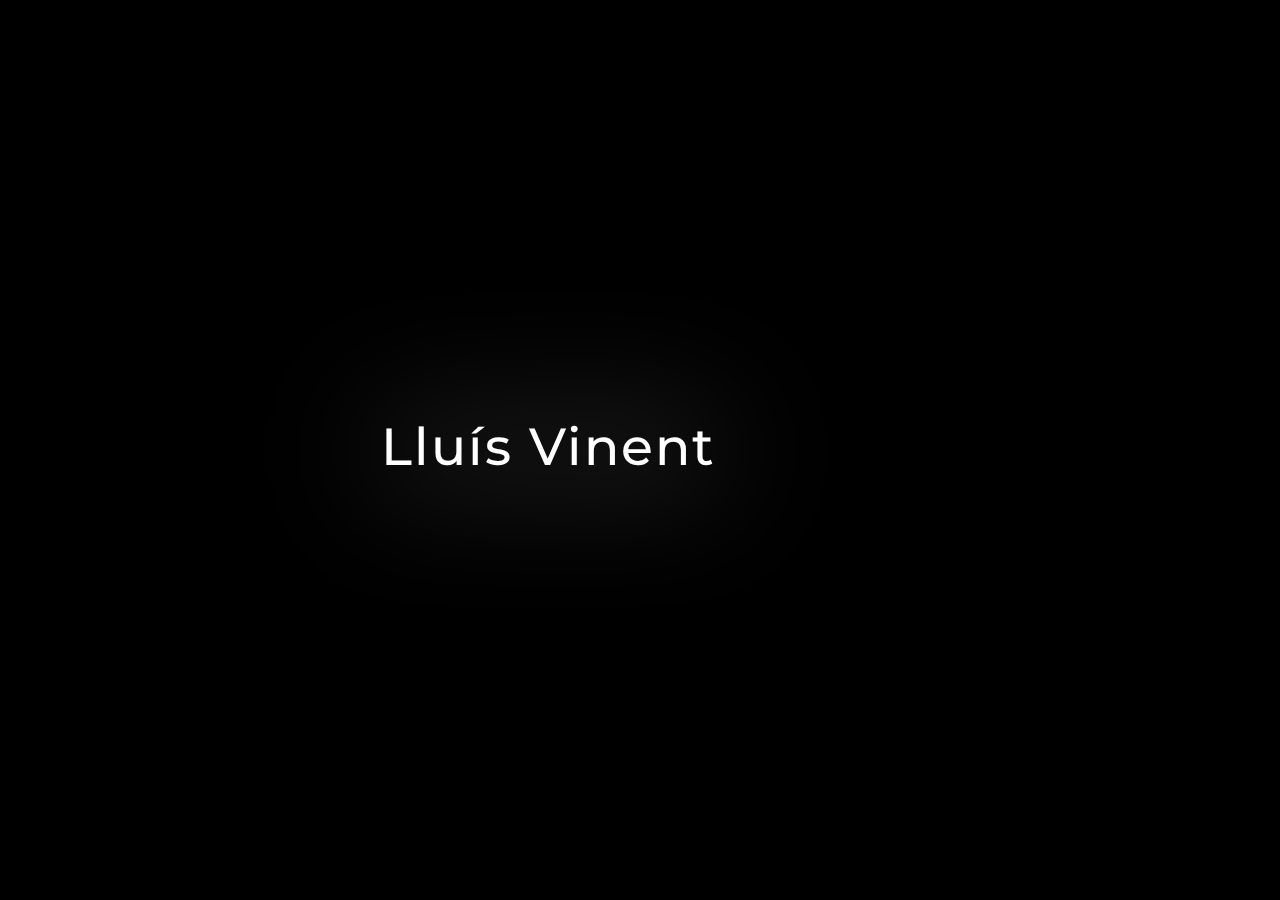
<file: index.html>
<!DOCTYPE html>
<html lang="en">
<head>
    <meta charset="UTF-8">
    <meta name="viewport" content="width=device-width, initial-scale=1.0">
    <link rel="stylesheet" href="/css/customSytles.css">
    <link rel="stylesheet" href="/css/menuStyle.css">
    <link rel="stylesheet" href="/css/scrollbar.css">

    <link rel="preconnect" href="https://fonts.googleapis.com">
    <link rel="preconnect" href="https://fonts.gstatic.com" crossorigin>
    <link href="https://fonts.googleapis.com/css2?family=Inter:wght@300;600&family=Maitree:wght@300&family=Montserrat:wght@100;200;300;500&display=swap" rel="stylesheet">

    <link rel="stylesheet" href="https://www.w3schools.com/w3css/4/w3.css">
    <title>Lluis Vinent Portfolio</title>
</head>
<body>
    <!--This is the initial message-->
    <div class="preloader">
        <h1>
            <span class="nameTxt glitch" data-text="Lluís Vinent">Lluís Vinent</span> 
            <span class="portfolioTxt">Portfolio</span>
        </h1>
    </div>
    <!--This is the rectangle that contains the content-->
    <div class="container">
        <!--This is the custom shader on the background-->
        <iframe id="iframe" frameborder="0" src="https://www.shadertoy.com/embed/DsyfWd?gui=false&t=10&paused=false&muted=true"></iframe>
        <!--This is a tint on top of the sahder-->
        <div class="tint"></div>
        <!--The container is divided into respnsive columns-->
        <div class="row">
            <!--Left column. It contains the header and menu-->
            <div class="column" style="margin-left: 20px; margin-top: 10px;">
                <!--Header-->
                <h1 class="title">Lluís Vinent</h1>
                <h2 class="subtitle">Computer Engineer, UI/UX Designer & Developer</h2>
                <!--Menu-->
                <div class="button-group">
                    <div class="button" data-content="/html/about.html">
                        <div class="line"></div>
                        <span class="button-text">About</span>
                    </div>
                    <div class="button" data-content="/html/projects.html">
                        <div class="line"></div>
                        <span class="button-text">Projects</span>
                    </div>
                    <div class="button" data-content="/html/education.html">
                        <div class="line"></div>
                        <span class="button-text">Education</span>
                    </div>
                    <div class="button" data-content="/html/contact.html">
                        <div class="line"></div>
                        <span class="button-text">Contact</span>
                    </div>
                </div>
            </div>
                <!--Right column. It contains the content of each section-->
            <div class="column mainContent">
                <div id="content-container">
                    <!--CONTENT WILL BE LOADED HERE-->
                </div>
            </div>
        </div>
    </div>

    <!--Import my scripts-->
    <script src="/js/splashscreen.js"></script>
    <script src="/js/menuBehavior.js"></script>
    
</body>
</html>
</file>
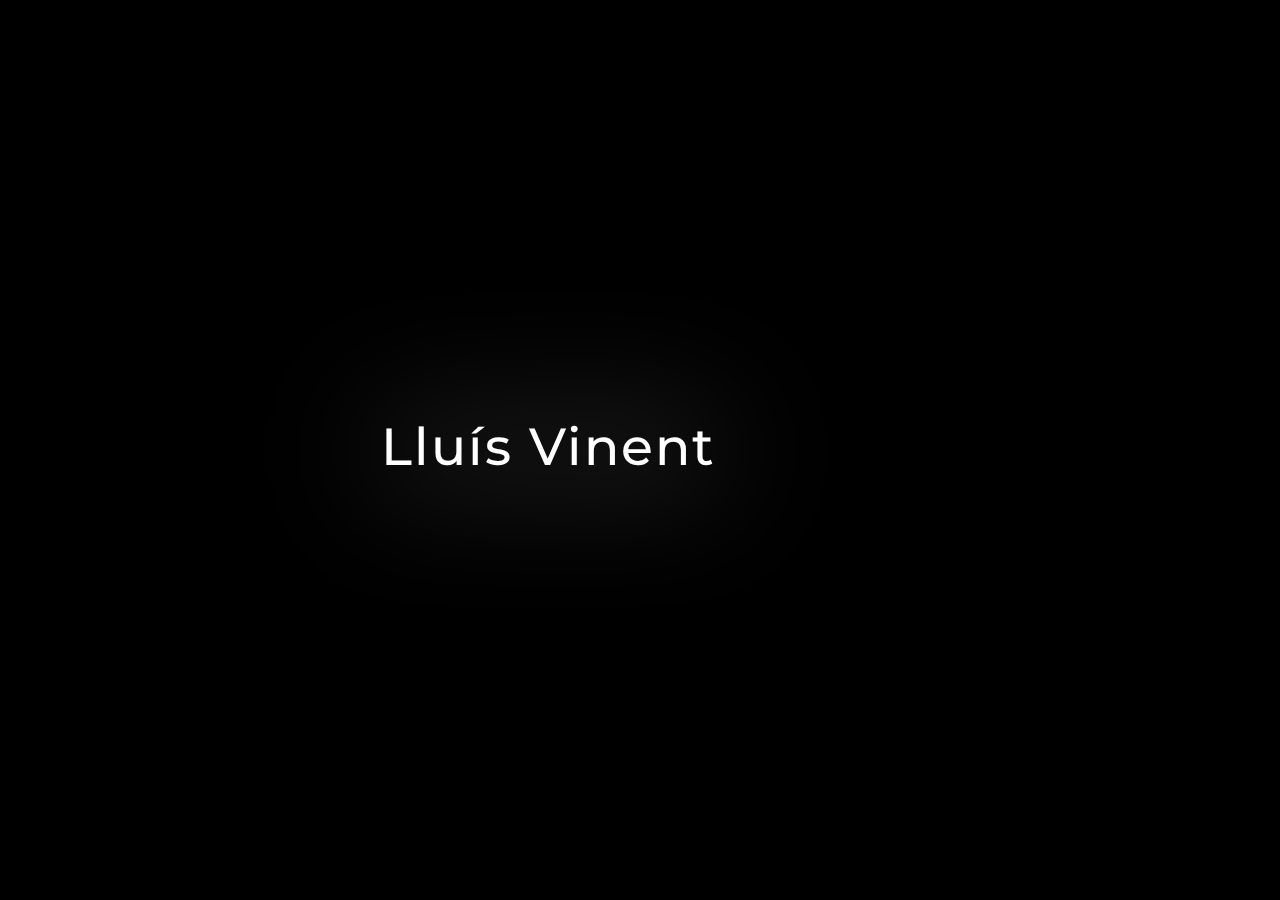
<file: html/index.html>
<!DOCTYPE html>
<html lang="en">
<head>
    <meta charset="UTF-8">
    <meta name="viewport" content="width=device-width, initial-scale=1.0">
    <link rel="stylesheet" href="/css/customSytles.css">
    <link rel="stylesheet" href="/css/menuStyle.css">
    <link rel="stylesheet" href="/css/scrollbar.css">

    <link rel="preconnect" href="https://fonts.googleapis.com">
    <link rel="preconnect" href="https://fonts.gstatic.com" crossorigin>
    <link href="https://fonts.googleapis.com/css2?family=Inter:wght@300;600&family=Maitree:wght@300&family=Montserrat:wght@100;200;300;500&display=swap" rel="stylesheet">

    <link rel="stylesheet" href="https://www.w3schools.com/w3css/4/w3.css">
    <title>Lluis Vinent Portfolio</title>
</head>
<body>
    <!--This is the initial message-->
    <div class="preloader">
        <h1>
            <span class="nameTxt glitch" data-text="Lluís Vinent">Lluís Vinent</span> 
            <span class="portfolioTxt">Portfolio</span>
        </h1>
    </div>
    <!--This is the rectangle that contains the content-->
    <div class="container">
        <!--This is the custom shader on the background-->
        <iframe id="iframe" frameborder="0" src="https://www.shadertoy.com/embed/DsyfWd?gui=false&t=10&paused=false&muted=true"></iframe>
        <!--This is a tint on top of the sahder-->
        <div class="tint"></div>
        <!--The container is divided into respnsive columns-->
        <div class="row">
            <!--Left column. It contains the header and menu-->
            <div class="column" style="margin-left: 20px; margin-top: 10px;">
                <!--Header-->
                <h1 class="title">Lluís Vinent</h1>
                <h2 class="subtitle">Computer Engineer, UI/UX Designer & Developer</h2>
                <!--Menu-->
                <div class="button-group">
                    <div class="button" data-content="about.html">
                        <div class="line"></div>
                        <span class="button-text">About</span>
                    </div>
                    <div class="button" data-content="projects.html">
                        <div class="line"></div>
                        <span class="button-text">Projects</span>
                    </div>
                    <div class="button" data-content="education.html">
                        <div class="line"></div>
                        <span class="button-text">Education</span>
                    </div>
                    <div class="button" data-content="contact.html">
                        <div class="line"></div>
                        <span class="button-text">Contact</span>
                    </div>
                </div>
            </div>
                <!--Right column. It contains the content of each section-->
            <div class="column mainContent">
                <div id="content-container">
                    <!--CONTENT WILL BE LOADED HERE-->
                </div>
            </div>
        </div>
    </div>

    <!--Import my scripts-->
    <script src="/js/splashscreen.js"></script>
    <script src="/js/menuBehavior.js"></script>
    
</body>
</html>
</file>
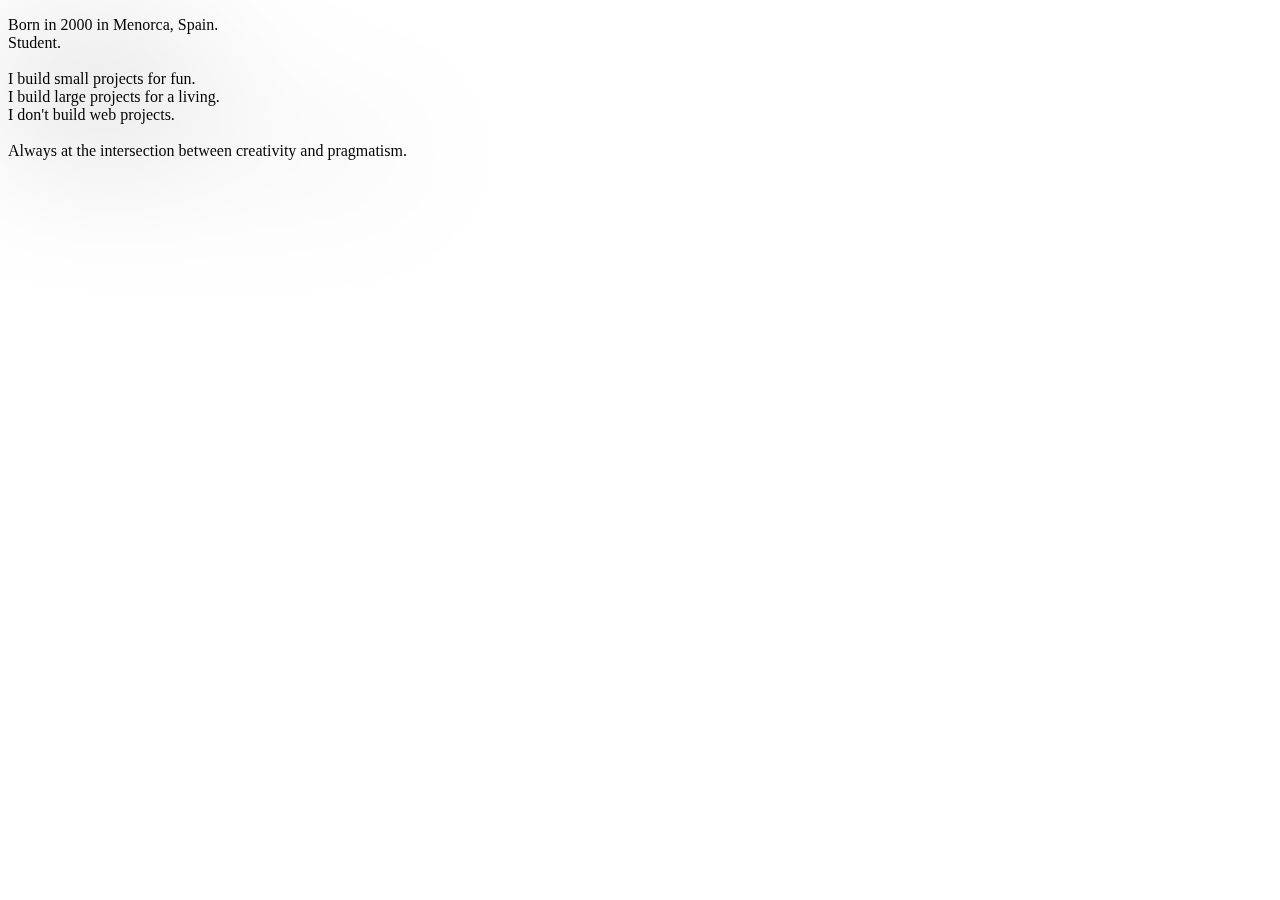
<file: html/about.html>
<!DOCTYPE html>
<html lang="en">
<head>
    <meta charset="UTF-8">
    <meta name="viewport" content="width=device-width, initial-scale=1.0">
</head>
<body>
    <p class="text" style="filter: drop-shadow(0 1px 68px) blur(0.4px);">
        Born in 2000 in Menorca, Spain.<br>
        Student.<br>
        <br>
        I build small projects for fun.<br>
        I build large projects for a living.<br>
        I don't build web projects.<br>
        <br>
        Always at the intersection between creativity and pragmatism.<br> 

        
    </p>
</body>
</html>
</file>
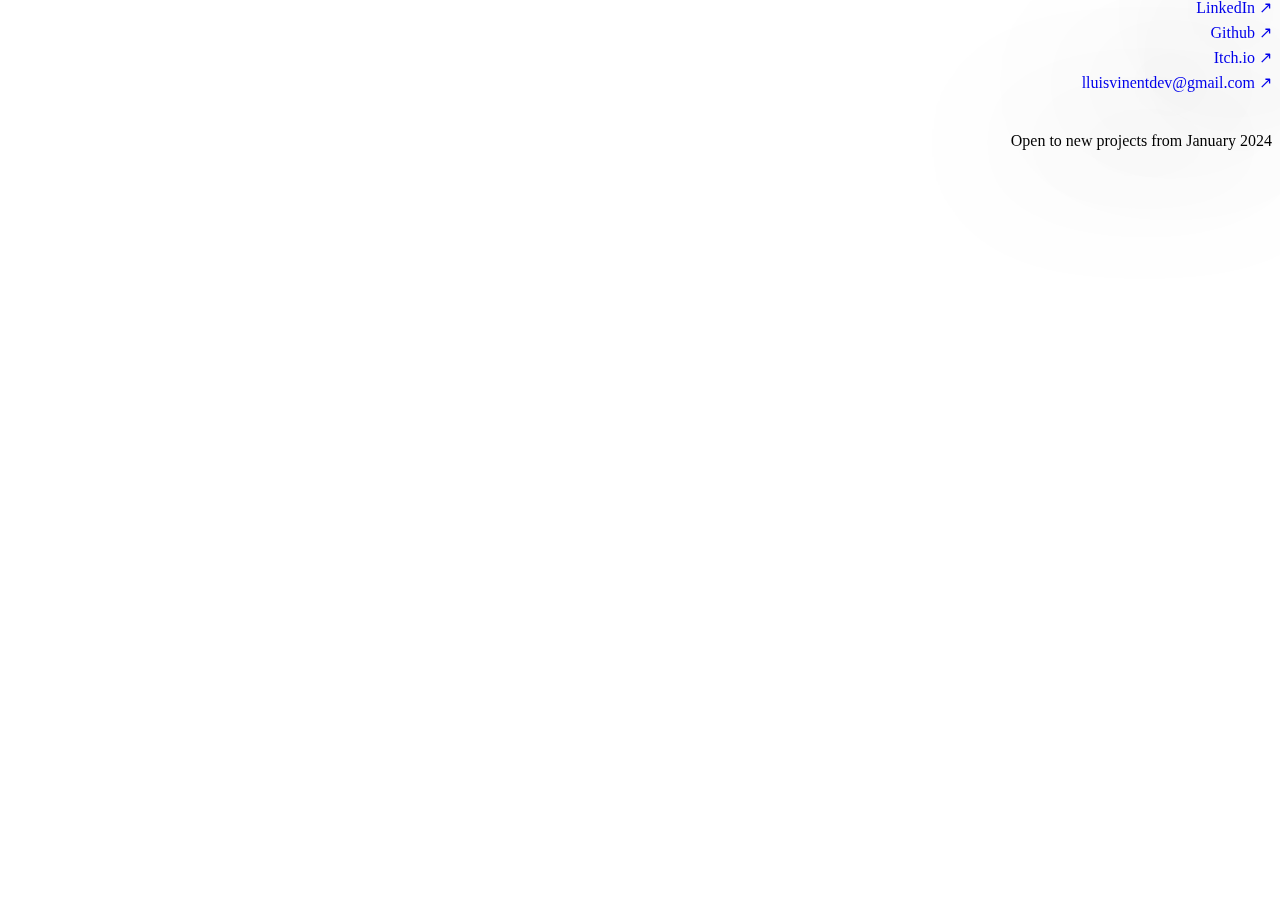
<file: html/contact.html>
<!DOCTYPE html>
<html lang="en">
<head>
    <meta charset="UTF-8">
    <meta name="viewport" content="width=device-width, initial-scale=1.0">
</head>
<body>
    <p class="link" style="text-align: right; margin-top: -10px; filter: drop-shadow(0 1px 68px) blur(0.4px);"><a style="text-decoration: none" href="https://www.linkedin.com/in/lluis-vinent/">LinkedIn  &#x2197;</a></p>
    <p class="link" style="text-align: right; margin-top: -10px; filter: drop-shadow(0 1px 68px) blur(0.4px);"><a style="text-decoration: none" href="https://github.com/LluisV">Github  &#x2197;</a></p>
    <p class="link" style="text-align: right; margin-top: -10px; filter: drop-shadow(0 1px 68px) blur(0.4px);"><a style="text-decoration: none" href="https://lluisv.itch.io/">Itch.io  &#x2197;</a></p>
    <p class="link" style="text-align: right; margin-top: -10px; filter: drop-shadow(0 1px 68px) blur(0.4px);"><a style="text-decoration: none" href="mailto:lluisvinentdev@gmail.com">lluisvinentdev@gmail.com  &#x2197;</a></p>
    <p class="text" style="text-align: right; margin-top: 40px; filter: drop-shadow(0 1px 68px) blur(0.4px);">Open to new projects from January 2024</p>
</body>
</html>
</file>
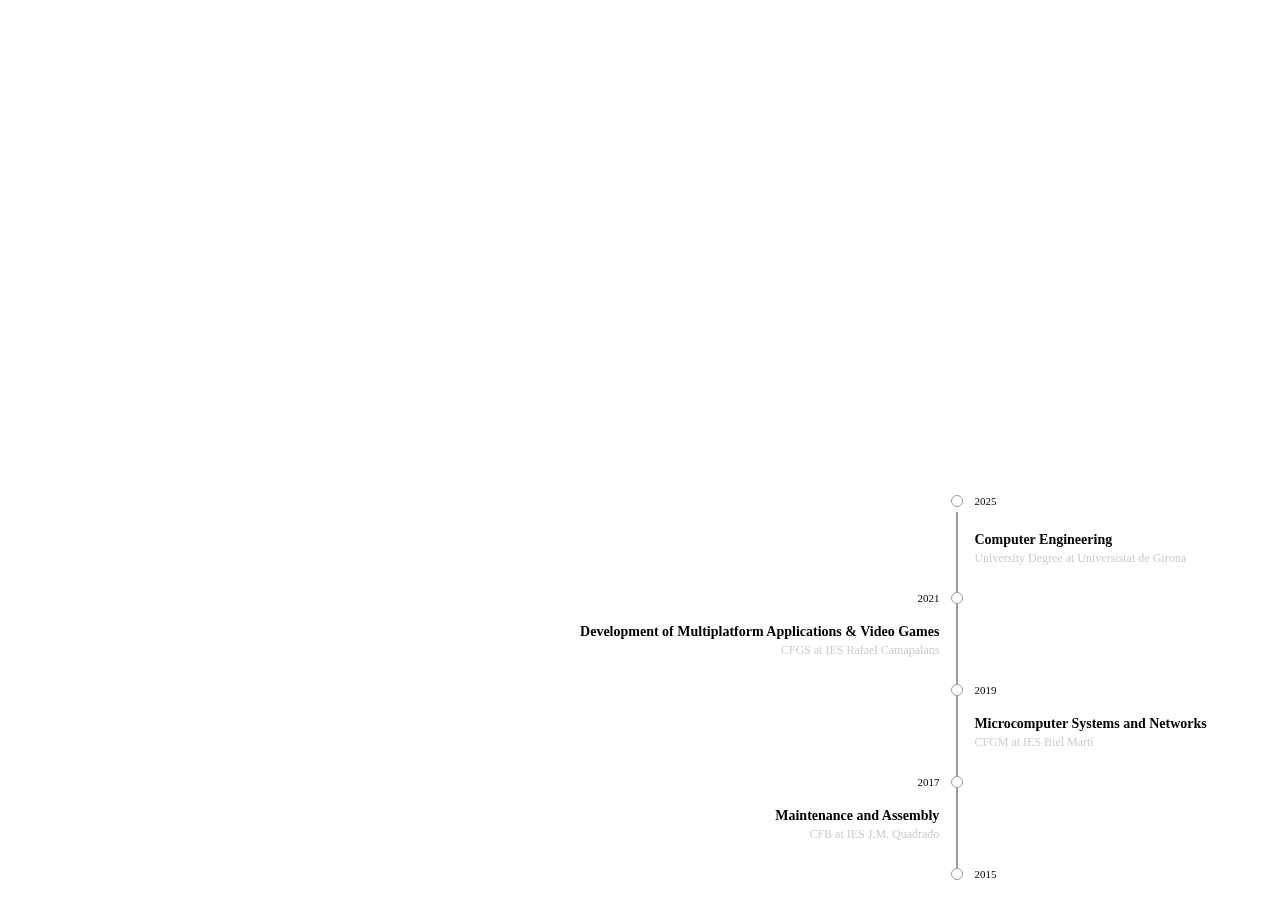
<file: html/education.html>
<!DOCTYPE html>
<html lang="en">
<head>
    <meta charset="UTF-8">
    <meta name="viewport" content="width=device-width, initial-scale=1.0">
    <link rel="stylesheet" href="/css/timeline.css">
</head>
<body>
    <div class="timeline-container" style=" filter: drop-shadow(0 1px 60px rgba(255,255,255,0.8)) blur(0.4px);">
        <div class="timeline-row ">
            <div class="left-col"></div>
            <div class="col-center" style="margin-bottom: 5px;"><div class="circle"></div></div>
            <div class="right-col" style="font-size: 11px;">2025</div>
          </div>
        <div class="timeline-row ">
            <div class="left-col"></div>
            <div class="col-center"><div class="vertical-line" style="color: red;"></div></div>
            <div class="right-col"><br><span style="font-weight: 600; font-size: 14px;">Computer Engineering</span><br><span style="font-weight: 300; color: #CCCCCC; font-size: 12px;">University Degree at Universistat de Girona</span></div>
          </div>
          <div class="timeline-row ">
            <div class="left-col" style="font-size: 11px;">2021</div>
            <div class="col-center"><div class="circle"></div></div>
            <div class="right-col"></div>
          </div>
          <div class="timeline-row ">
            <div class="left-col"><br><span style="font-weight: 600; font-size: 14px;">Development of Multiplatform Applications & Video Games</span><br><span style="font-weight: 300; color: #CCCCCC; font-size: 12px;">CFGS at IES Rafael Camapalans</span></div>
            <div class="col-center"><div class="vertical-line"></div></div>
            <div class="right-col"></div>
          </div>
          <div class="timeline-row ">
            <div class="left-col"></div>
            <div class="col-center"><div class="circle"></div></div>
            <div class="right-col" style="font-size: 11px;">2019</div>
          </div>
          <div class="timeline-row ">
            <div class="left-col"></div>
            <div class="col-center"><div class="vertical-line"></div></div>
            <div class="right-col"><br><span style="font-weight: 600; font-size: 14px;">Microcomputer Systems and Networks</span><br><span style="font-weight: 300; color: #CCCCCC; font-size: 12px;">CFGM at IES Biel Martí</span></div>
          </div>
          <div class="timeline-row ">
            <div class="left-col" style="font-size: 11px;">2017</div>
            <div class="col-center"><div class="circle"></div></div>
            <div class="right-col"></div>
          </div>
          <div class="timeline-row ">
            <div class="left-col"><br><span style="font-weight: 600; font-size: 14px;">Maintenance and Assembly</span><br><span style="font-weight: 300; color: #CCCCCC; font-size: 12px;">CFB at IES J.M. Quadrado</span></div>
            <div class="col-center"><div class="vertical-line"></div></div>
            <div class="right-col"></div>
          </div>
          <div class="timeline-row ">
            <div class="left-col"></div>
            <div class="col-center"><div class="circle"></div></div>
            <div class="right-col" style="font-size: 11px;">2015</div>
          </div>
    </div>
</body>
</html>
</file>
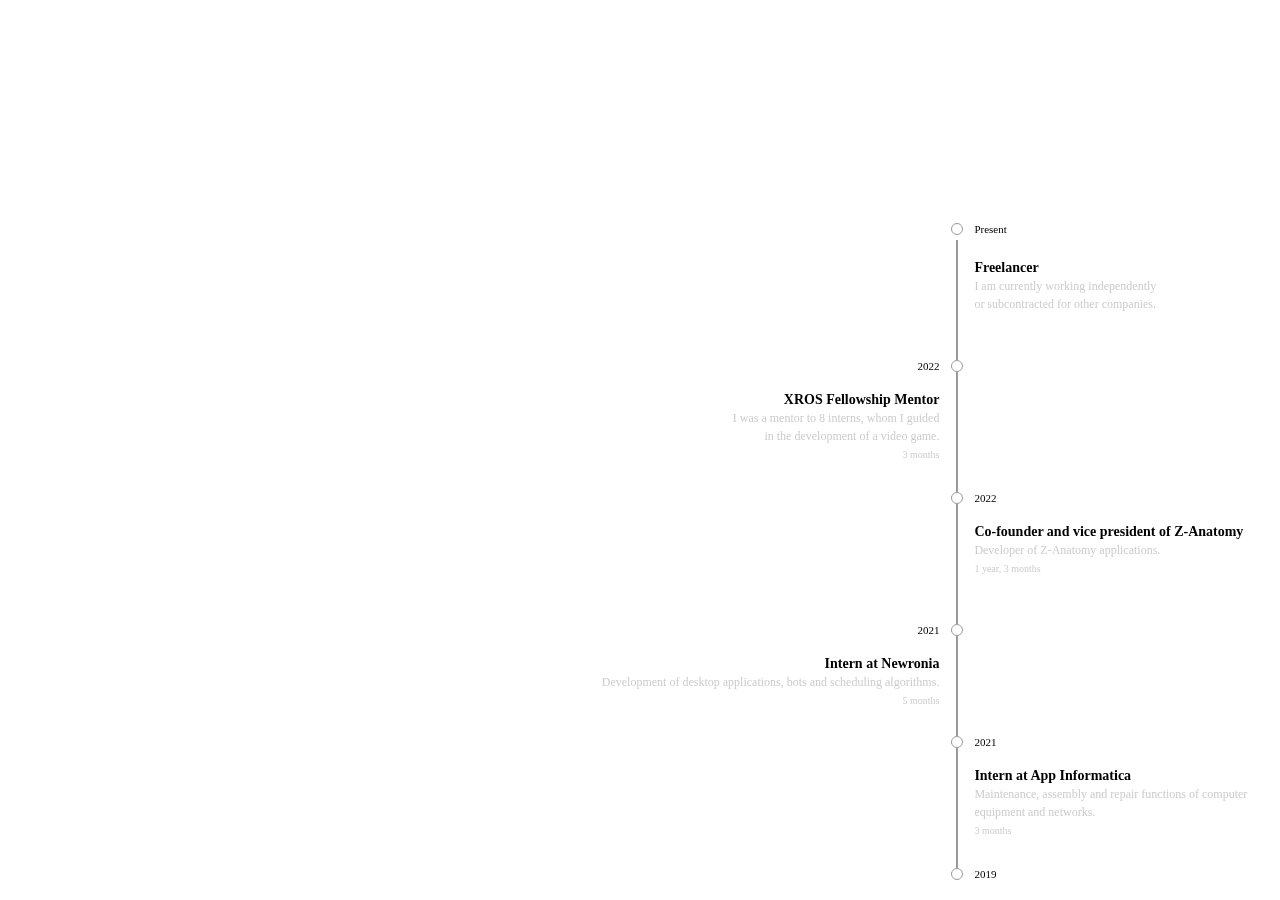
<file: html/experience.html>
<!DOCTYPE html>
<html lang="en">
<head>
    <meta charset="UTF-8">
    <meta name="viewport" content="width=device-width, initial-scale=1.0">
    <link rel="stylesheet" href="/css/timeline.css">
</head>
<body>
    <div class="timeline-container" style=" filter: drop-shadow(0 1px 60px rgba(255,255,255,0.8)) blur(0.4px);">
        <div class="timeline-row ">
            <div class="left-col"></div>
            <div class="col-center" style="margin-bottom: 5px;"><div class="circle"></div></div>
            <div class="right-col" style="font-size: 11px;">Present</div>
          </div>
        <div class="timeline-row ">
            <div class="left-col"></div>
            <div class="col-center"><div class="vertical-line" style="height: 120px;"></div></div>
            <div class="right-col"><br><span style="font-weight: 600; font-size: 14px;">Freelancer</span><br><span style="font-weight: 300; color: #CCCCCC; font-size: 12px;">I am currently working independently <br>or subcontracted for other companies.</span></div>
          </div>
          <div class="timeline-row ">
            <div class="left-col" style="font-size: 11px;">2022</div>
            <div class="col-center"><div class="circle"></div></div>
            <div class="right-col"></div>
          </div>
          <div class="timeline-row ">
            <div class="left-col"><br><span style="font-weight: 600; font-size: 14px;">XROS Fellowship Mentor</span><br><span style="font-weight: 300; color: #CCCCCC; font-size: 12px;">I was a mentor to 8 interns, whom I guided <br>in the development of a video game.</span><br><span style="font-weight: 300; color: #CCCCCC; font-size: 10px;">3 months</span></div>
            <div class="col-center"><div class="vertical-line" style="height: 120px;"></div></div>
            <div class="right-col"></div>
          </div>
          <div class="timeline-row ">
            <div class="left-col"></div>
            <div class="col-center"><div class="circle"></div></div>
            <div class="right-col" style="font-size: 11px;">2022</div>
          </div>
          <div class="timeline-row ">
            <div class="left-col"></div>
            <div class="col-center"><div class="vertical-line" style="height: 120px;"></div></div>
            <div class="right-col"><br><span style="font-weight: 600; font-size: 14px;">Co-founder and vice president of Z-Anatomy</span><br><span style="font-weight: 300; color: #CCCCCC; font-size: 12px;">Developer of Z-Anatomy applications.</span><br><span style="font-weight: 300; color: #CCCCCC; font-size: 10px;">1 year, 3 months</span></div>
          </div>
          <div class="timeline-row ">
            <div class="left-col" style="font-size: 11px;">2021</div>
            <div class="col-center"><div class="circle"></div></div>
            <div class="right-col"></div>
          </div>
          <div class="timeline-row ">
            <div class="left-col"><br><span style="font-weight: 600; font-size: 14px;">Intern at Newronia</span><br><span style="font-weight: 300; color: #CCCCCC; font-size: 12px;">Development of desktop applications, bots and scheduling algorithms.</span><br><span style="font-weight: 300; color: #CCCCCC; font-size: 10px;">5 months</span></div>
            <div class="col-center"><div class="vertical-line" style="height: 100px;"></div></div>
            <div class="right-col"></div>
          </div>
          <div class="timeline-row ">
            <div class="left-col"></div>
            <div class="col-center"><div class="circle"></div></div>
            <div class="right-col" style="font-size: 11px;">2021</div>
          </div>
          <div class="timeline-row ">
            <div class="left-col"></div>
            <div class="col-center"><div class="vertical-line" style="height: 120px;"></div></div>
            <div class="right-col"><br><span style="font-weight: 600; font-size: 14px;">Intern at App Informatica</span><br><span style="font-weight: 300; color: #CCCCCC; font-size: 12px;">Maintenance, assembly and repair functions of computer equipment and networks.</span><br><span style="font-weight: 300; color: #CCCCCC; font-size: 10px;">3 months</span></div>
          </div>
          <div class="timeline-row ">
            <div class="left-col"></div>
            <div class="col-center"><div class="circle"></div></div>
            <div class="right-col" style="font-size: 11px;">2019</div>
          </div>
    </div>
</body>
</html>
</file>
<file: css/customSytles.css>
:root {
    --page-background-color: black;
    --container-background-color: black;
    --line-color: gray;
    --primary-text-color: white;
    --secondary-text-color: gray;
    --pad: 10px;

    --title-font-family: 'Montserrat', sans-serif;    
    --subtitle-font-family: 'Maitree', serif; 
    --text-font-family: 'Inter', sans-serif;  

    --transition-time: 0.3s
}

body, html {
    height: 100%;
    margin: 0;
    padding-left: 10px;
    padding-right: 10px;
    overflow: hidden;
    background-color: var(--page-background-color);
    color: var(--primary-text-color);
}

.nameTxt {
    opacity: 0;
    transition: opacity 1s ease-in-out;
    font-family:'Montserrat', sans-serif; 
    font-weight: 500;
    filter: drop-shadow(0 1px 65px);
    letter-spacing: 2px;
    font-size: 52px;
    line-height: 1;
    display: inline-block;
}

.portfolioTxt {
    opacity: 0;
    transition: opacity 1s ease-in-out;
    font-family:'Montserrat', sans-serif; 
    font-weight: 100;
    filter: drop-shadow(0 1px 35px);
    font-size: clamp(20px, 10vw, 40px);
    line-height: 1;
    display: inline-block;
    margin-left: 10px;
}

.preloader {
    pointer-events: none;  
    position: fixed;
    top: 0;
    left: 0;
    width: 100%;
    height: 100%;
    background: black;
    color: white;
    display: flex;
    justify-content: center;
    align-items: center;
    opacity: 1;
    transition: opacity 2s ease-in-out;
    z-index: 3;
}

  @keyframes bg-animation {
      0% { transform: translate(0,0) }
      10% { transform: translate(-5%,-5%) }
      20% { transform: translate(-10%,5%) }
      30% { transform: translate(5%,-10%) }
      40% { transform: translate(-5%,15%) }
      50% { transform: translate(-10%,5%) }
      60% { transform: translate(15%,0) }
      70% { transform: translate(0,10%) }
      80% { transform: translate(-15%,0) }
      90% { transform: translate(10%,5%) }
      100% { transform: translate(5%,0) }
  }

.container {
    background-color: var(--container-background-color);
    border: 1px solid var(--line-color);
    margin-top: 35px;
    margin-right: 18px;
    margin-bottom: 35px;
    margin-left: 18px;
    width: calc(100% - 36px);
    height: calc(100% - 70px);
    overflow: auto;
}

.tint {
    pointer-events: none;  
    position: absolute; 
    overflow: hidden; 
    float: left; 
    clear: both; 
    width: calc(100% - 78px);
    height: calc(100% - 72px);
    z-index: 1; 
    background-color: white;
    opacity: 0.04;
}

#iframe { 
    pointer-events: none;  
    position: absolute; 
    overflow: hidden; 
    float: left; 
    clear: both; 
    width: calc(100% - 78px);
    height: calc(100% - 72px);
    z-index: 0; 
    left: no-repeat; 
}

.mainContent {
    height: 100%;
    display: flex;
    flex-flow: column-reverse;
    position: relative;
}

#content-container
{
    max-height: 100%;
    width: fit-content;
    height: fit-content;
    position: absolute;
    bottom: 30px;
    right: 40px;
    padding: 10px;
}

.row {
    float: left;
    height: 100%;
    width: 100%;
    display: flex;
    flex-wrap: wrap;
    flex-flow: row;
}

@media (max-width: 800px) {
    .row {
        flex-flow: column;
        overflow: visible;
    }
    .column{
        overflow: visible;
    }
    .container{
        overflow-y: auto;
    }
    .mainContent {
        height: fit-content;
        position:static;
        overflow: visible;
    }  
    #content-container {
        max-height: 100%;
        position:static;
        overflow: hidden;
    }   
    .text {
        filter: drop-shadow(0 0px 0px) blur(0.4px);
    }

}

.column {
    width: 100%;
}
  
.title {
    font-weight: 200;
    letter-spacing: -1px;
    font-size: 56px;
    font-family: var(--title-font-family);
    position: relative;
    height: 74px;
    filter: drop-shadow(0 1px 68px) blur(0.4px);

}

.subtitle {
    font-weight: 300;
    letter-spacing: 0px;
    font-size: 14px;
    font-family: var(--subtitle-font-family);
    position: relative;
    filter: drop-shadow(0 1px 68px) blur(0.4px);

}

.text {
    font-weight: 300;
    font-size: 14px;
    font-family: var(--title-font-family);
    filter: drop-shadow(0 1px 68px) blur(0.4px);
    position: relative;
}

.link {
    font-weight: 500;
    font-size: 14px;
    font-family: var(--title-font-family);
    position: relative;
}

/* This CSS is the noise effect of the splash screen*/

.noise {
    position: fixed;
    top: -50%;
    left: -50%;
    right: -50%;
    bottom: -50%;
    width: 200%;
    height: 200vh;
    background: transparent url('http://assets.iceable.com/img/noise-transparent.png') repeat 0 0;
    background-repeat: repeat;
    animation: bg-animation .2s infinite;
    opacity: 1;
    visibility: visible;
  }
  

@keyframes grain {
    0%, 100% { transform:translate(0, 0) }
    10% { transform:translate(-5%, -10%) }
    20% { transform:translate(-15%, 5%) }
    30% { transform:translate(7%, -25%) }
    40% { transform:translate(-5%, 25%) }
    50% { transform:translate(-15%, 10%) }
    60% { transform:translate(15%, 0%) }
    70% { transform:translate(0%, 15%) }
    80% { transform:translate(3%, 35%) }
    90% { transform:translate(-10%, 10%) }
  }
</file>
<file: css/menuStyle.css>
.button-group {
    position: absolute;
    display: flex;
    flex-direction: column;
    margin-top: 40px;
    margin-left: 25px;
    filter: drop-shadow(0 1px 68px) blur(0.4px);
}

.button {
    display: flex;
    align-items: center;
    cursor: pointer;
    margin-bottom: 5px;
    width: fit-content; 
    transition: all var(--transition-time); /* Add transition for smooth animation */
}

.line {
    width: 20px;
    height: 1px;
    background-color: var(--secondary-text-color); /* Default color for non-selected buttons */
    transition: width var(--transition-time), background-color var(--transition-time);
}

.button-text {
    margin-left: 10px;
    color: gray; /* Default color for non-selected buttons */  
    font-weight: 300;
    font-family: var(--title-font-family);
    transition: color 0.5s, font-weight var(--transition-time);
}

.button.selected .line {
    width: 50px; /* Width for selected button */
    background-color: var(--primary-text-color); /* Color for selected button */
}

.button.selected .button-text {
    font-weight: 500;
    font-family: var(--title-font-family);
    color: var(--primary-text-color); /* Color for selected button text */
}

.button:hover .line {
    width: 50px;
    background-color: var(--primary-text-color);
}

.button:hover .button-text {
    color: var(--primary-text-color);
    font-weight: 500; 
}

#content-container {
    transition: opacity var(--transition-time) ease;
}

.fade-out {
    opacity: 0 !important;
}
</file>
<file: css/scrollbar.css>
::-webkit-scrollbar-track
{
    -webkit-box-shadow: inset 0 0 6px rgba(0,0,0,0.3);
    background-color: transparent;
    border-radius: 10px;
}

::-webkit-scrollbar
{
    width: 5px;
    background-color: transparent;
}

::-webkit-scrollbar-thumb
{
    border-radius: 5px;
    background-image: -webkit-gradient(linear,
                                       left bottom,
                                       left top,
                                       color-stop(0.44, rgba(60, 60, 60, 1) ));
}
</file>
<file: css/timeline.css>
.vertical-line {
    border-left: 2px solid #999999;
    height: 80px;
    flex-wrap: wrap;
}

.timeline-row {
    float: left;
    height: 100%;
    width: 100%;
    display: flex;
    flex-wrap: wrap;
    flex-flow: row;
}

.left-col {
    flex: 1;
    text-align: right;
    margin-right: 10px;
}

.right-col {
    flex: 0.6;
    text-align: left;
    margin-left: 10px;
}
  
.col-center {
    align-items: center;
    width: 15px;
    display: flex;
    justify-content: center;
    align-items: flex-end;
}

.timeline-container{
    width: 850px;
    position: absolute;
    bottom: 0;
    right: 0;
    margin-bottom: 20px;
}

.circle {
    width: 10px; 
    height: 10px; 
    border: 1px solid #999999; 
    -webkit-border-radius: 50%;
    -moz-border-radius: 50%;
    border-radius: 50%;
    background: transparent;
    margin: auto 0;
}

@media (max-width: 800px) {
    .timeline-container{
        position: relative;
        width: 600px;
    }
}
</file>
